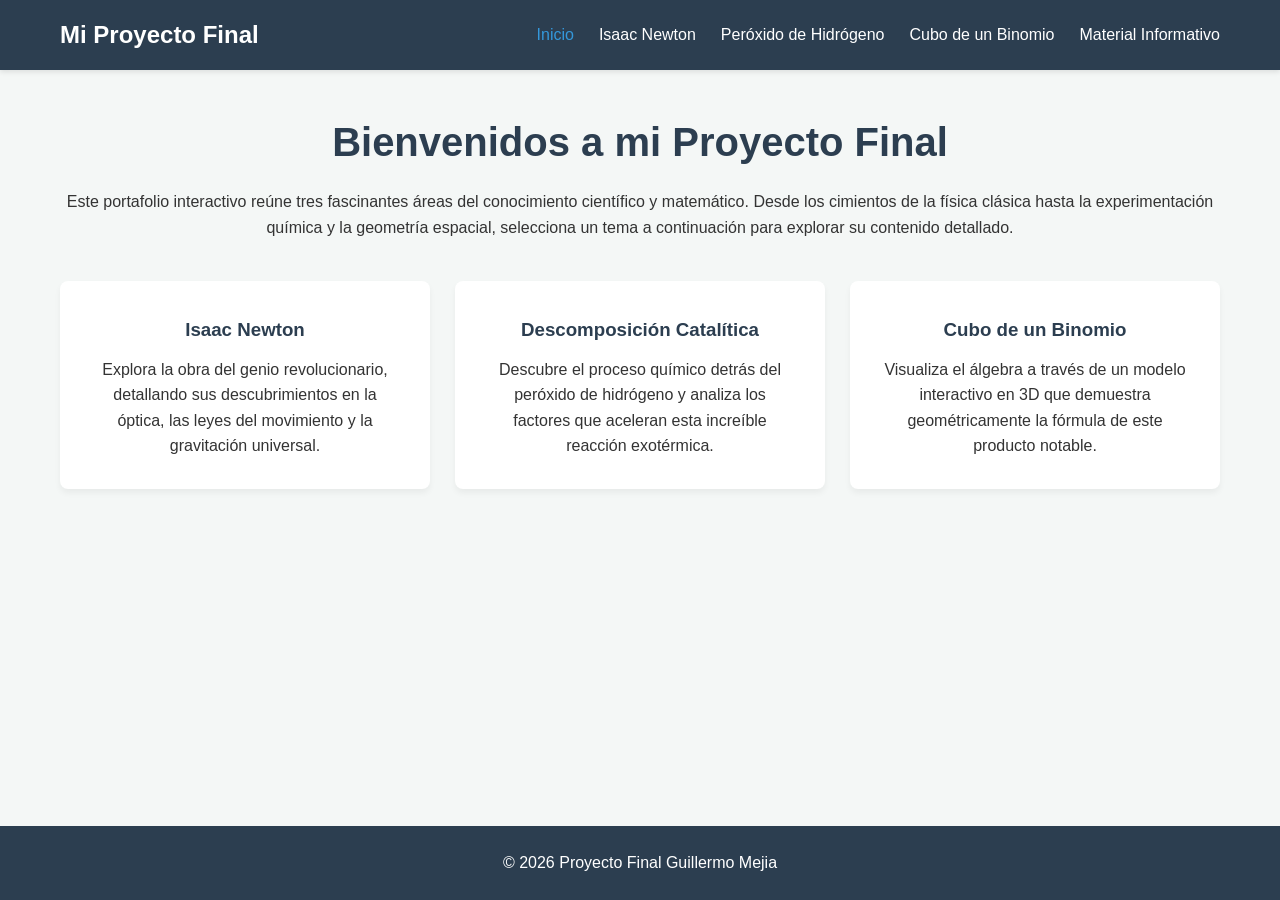
<file: index.html>
<!DOCTYPE html>
<html lang="es">
<head>
    <meta charset="UTF-8">
    <meta name="viewport" content="width=device-width, initial-scale=1.0" flex-wrap: wrap>
    <title>Proyecto Final</title>
    <link rel="stylesheet" href="style.css">
</head>
<body>
    <header>
        <nav>
            <div class="logo">Mi Proyecto Final</div>
            <ul class="nav-links">
                <li><a href="index.html" class="active">Inicio</a></li>
                <li><a href="newton.html">Isaac Newton</a></li>
                <li><a href="peroxido.html">Peróxido de Hidrógeno</a></li>
                <li><a href="binomio.html">Cubo de un Binomio</a></li>
                <li><a href="materiales.html">Material Informativo</a></li>
            </ul>
        </nav>
    </header>
    
    <main class="container">
        <section class="hero">
            <h1>Bienvenidos a mi Proyecto Final</h1>
            <p>Este portafolio interactivo reúne tres fascinantes áreas del conocimiento científico y matemático. Desde los cimientos de la física clásica hasta la experimentación química y la geometría espacial, selecciona un tema a continuación para explorar su contenido detallado.</p>
            
            <div class="cards-container">
                <a href="newton.html" class="card">
                    <h3>Isaac Newton</h3>
                    <p>Explora la obra del genio revolucionario, detallando sus descubrimientos en la óptica, las leyes del movimiento y la gravitación universal.</p>
                </a>
                <a href="peroxido.html" class="card">
                    <h3>Descomposición Catalítica</h3>
                    <p>Descubre el proceso químico detrás del peróxido de hidrógeno y analiza los factores que aceleran esta increíble reacción exotérmica.</p>
                </a>
                <a href="binomio.html" class="card">
                    <h3>Cubo de un Binomio</h3>
                    <p>Visualiza el álgebra a través de un modelo interactivo en 3D que demuestra geométricamente la fórmula de este producto notable.</p>
                </a>
            </div>
        </section>
    </main>

    <footer>
        <p>&copy; 2026 Proyecto Final Guillermo Mejia</p>
    </footer>
</body>
</html>
</file>
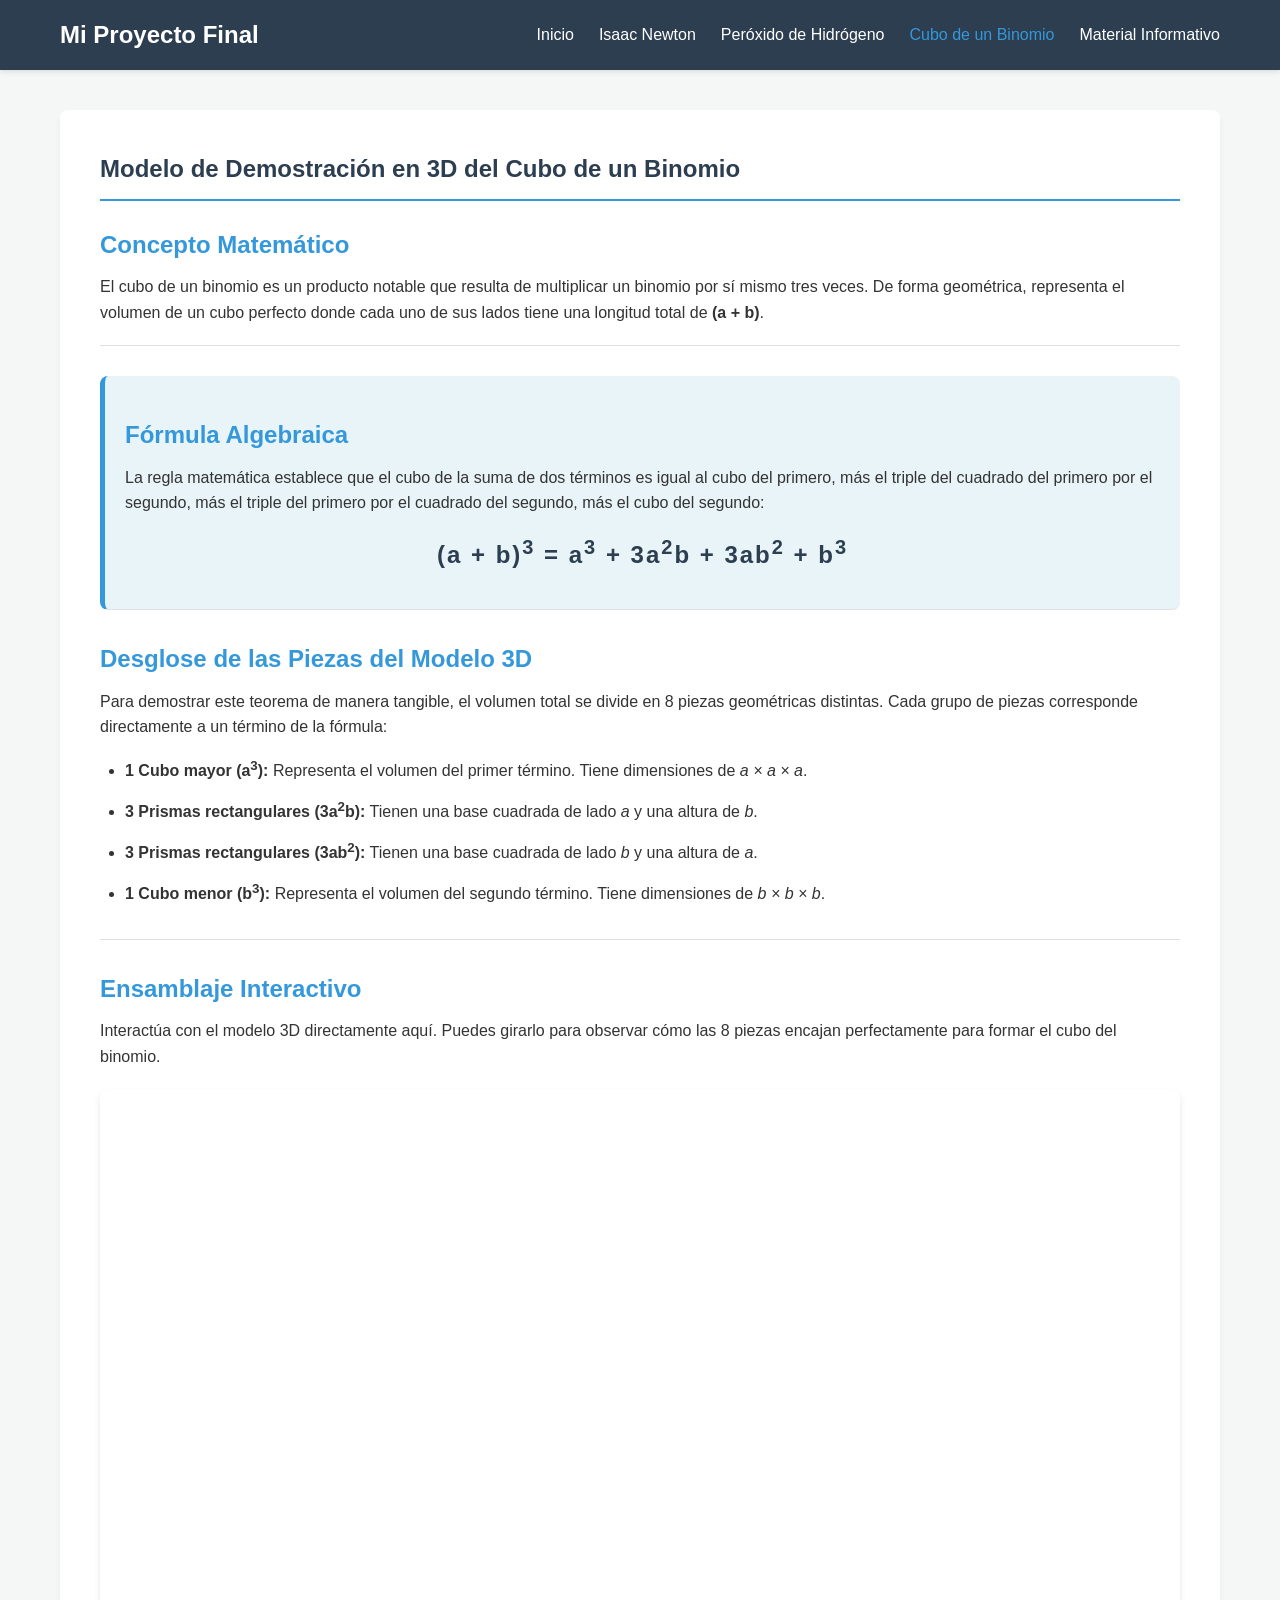
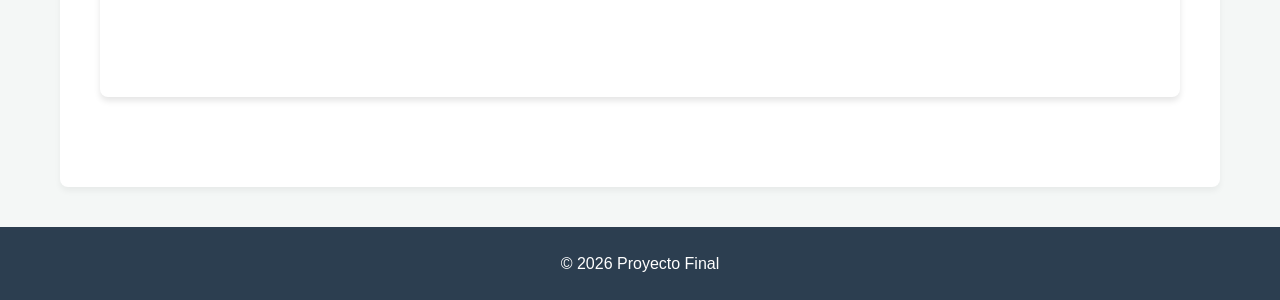
<file: binomio.html>
<!DOCTYPE html>
<html lang="es">
<head>
    <meta charset="UTF-8">
    <meta name="viewport" content="width=device-width, initial-scale=1.0" flex-wrap: wrap>
    <title>Cubo de un Binomio - Proyecto Final</title>
    <link rel="stylesheet" href="style.css">
</head>
<body>
    <header>
        <nav>
            <div class="logo">Mi Proyecto Final</div>
            <ul class="nav-links">
                <li><a href="index.html">Inicio</a></li>
                <li><a href="newton.html" >Isaac Newton</a></li>
                <li><a href="peroxido.html" >Peróxido de Hidrógeno</a></li>
                <li><a href="binomio.html" class="active">Cubo de un Binomio</a></li>
                <li><a href="materiales.html">Material Informativo</a></li>
            </ul>
        </nav>
    </header>
    
    <main class="container">
        <article class="content-box">
            <h1>Modelo de Demostración en 3D del Cubo de un Binomio</h1>
            
            <section class="topic-section">
                <h2>Concepto Matemático</h2>
                <p>El cubo de un binomio es un producto notable que resulta de multiplicar un binomio por sí mismo tres veces. De forma geométrica, representa el volumen de un cubo perfecto donde cada uno de sus lados tiene una longitud total de <strong>(a + b)</strong>.</p>
            </section>

            <section class="topic-section formula-box">
                <h2>Fórmula Algebraica</h2>
                <p>La regla matemática establece que el cubo de la suma de dos términos es igual al cubo del primero, más el triple del cuadrado del primero por el segundo, más el triple del primero por el cuadrado del segundo, más el cubo del segundo:</p>
                <div class="ecuacion">
                    (a + b)<sup>3</sup> = a<sup>3</sup> + 3a<sup>2</sup>b + 3ab<sup>2</sup> + b<sup>3</sup>
                </div>
            </section>

            <section class="topic-section">
                <h2>Desglose de las Piezas del Modelo 3D</h2>
                <p>Para demostrar este teorema de manera tangible, el volumen total se divide en 8 piezas geométricas distintas. Cada grupo de piezas corresponde directamente a un término de la fórmula:</p>
                <ul class="experiment-list">
                    <li><strong>1 Cubo mayor (a<sup>3</sup>):</strong> Representa el volumen del primer término. Tiene dimensiones de <em>a &times; a &times; a</em>.</li>
                    <li><strong>3 Prismas rectangulares (3a<sup>2</sup>b):</strong> Tienen una base cuadrada de lado <em>a</em> y una altura de <em>b</em>.</li>
                    <li><strong>3 Prismas rectangulares (3ab<sup>2</sup>):</strong> Tienen una base cuadrada de lado <em>b</em> y una altura de <em>a</em>.</li>
                    <li><strong>1 Cubo menor (b<sup>3</sup>):</strong> Representa el volumen del segundo término. Tiene dimensiones de <em>b &times; b &times; b</em>.</li>
                </ul>
            </section>

            <section class="topic-section">
                <h2>Ensamblaje Interactivo</h2>
                <p>Interactúa con el modelo 3D directamente aquí. Puedes girarlo para observar cómo las 8 piezas encajan perfectamente para formar el cubo del binomio.</p>
                
                <div class="geogebra-container">
                    <iframe scrolling="no" title="Copy of Cubo de binomio " src="https://www.geogebra.org/material/iframe/id/hYe84YDw/width/993/height/739/border/888888/sfsb/true/smb/false/stb/false/stbh/false/ai/false/asb/false/sri/true/rc/false/ld/false/sdz/true/ctl/false" width="993px" height="739px" style="border:0px;"> </iframe>
                    
                </div>
            </section>
        </article>
    </main>

    <footer>
        <p>&copy; 2026 Proyecto Final</p>
    </footer>
</body>
</html>
</file>
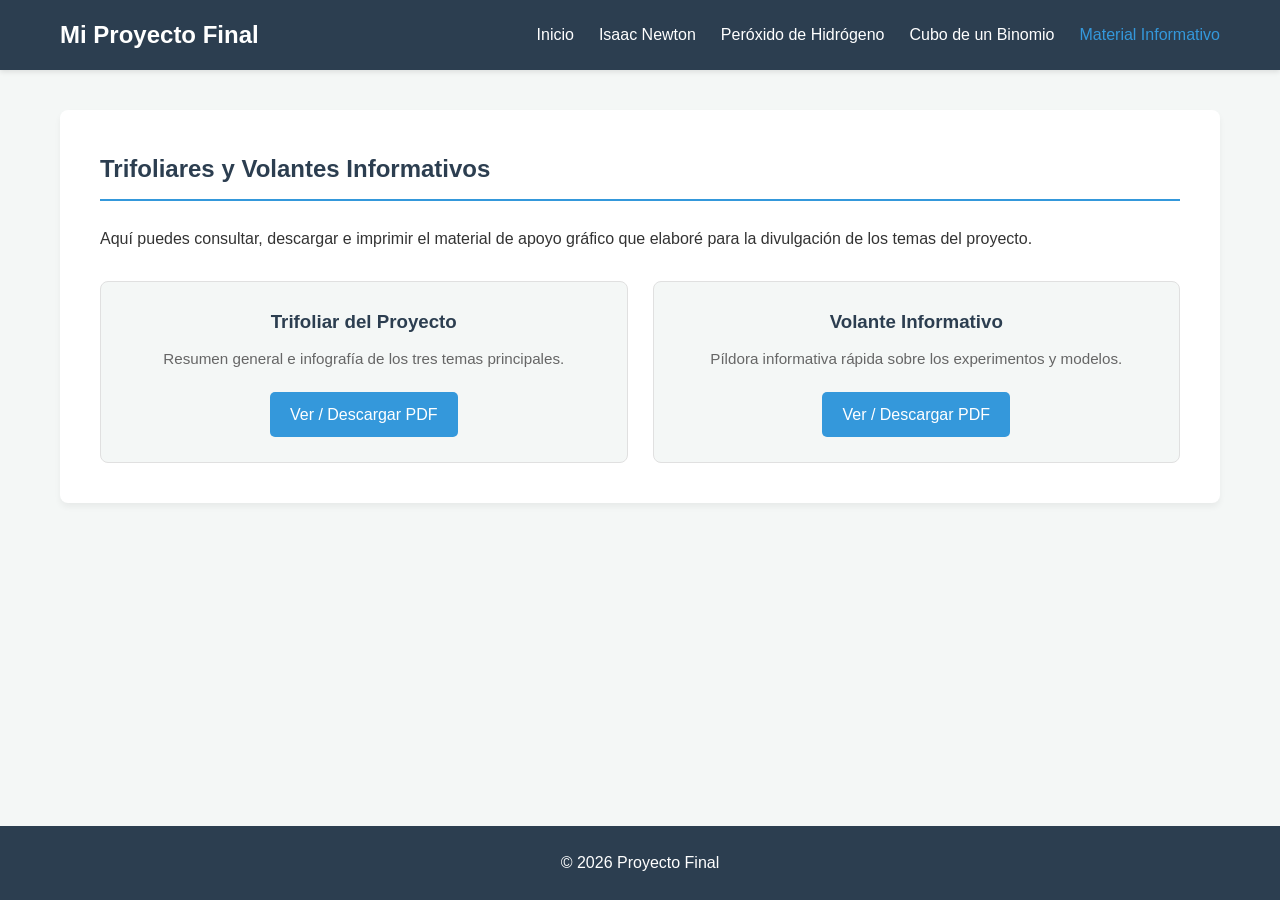
<file: materiales.html>
<!DOCTYPE html>
<html lang="es">
<head>
    <meta charset="UTF-8">
    <meta name="viewport" content="width=device-width, initial-scale=1.0">
    <title>Material Informativo - Proyecto Final</title>
    <link rel="stylesheet" href="style.css">
</head>
<body>
    <header>
        <nav>
            <div class="logo">Mi Proyecto Final</div>
            <ul class="nav-links">
                <li><a href="index.html">Inicio</a></li>
                <li><a href="newton.html">Isaac Newton</a></li>
                <li><a href="peroxido.html">Peróxido de Hidrógeno</a></li>
                <li><a href="binomio.html">Cubo de un Binomio</a></li>
                <li><a href="materiales.html" class="active">Material Informativo</a></li>
            </ul>
        </nav>
    </header>
    
    <main class="container">
        <article class="content-box">
            <h1>Trifoliares y Volantes Informativos</h1>
            <p>Aquí puedes consultar, descargar e imprimir el material de apoyo gráfico que elaboré para la divulgación de los temas del proyecto.</p>
            
            <div class="docs-grid">
                <!-- Tarjeta para el Trifoliar -->
                <div class="doc-card">
                    <h3>Trifoliar del Proyecto</h3>
                    <p>Resumen general e infografía de los tres temas principales.</p>
                    <a href="documentos/Trifoliar.pdf" target="_blank" class="btn-download">Ver / Descargar PDF</a>
                </div>

                <!-- Tarjeta para el Volante -->
                <div class="doc-card">
                    <h3>Volante Informativo</h3>
                    <p>Píldora informativa rápida sobre los experimentos y modelos.</p>
                    <a href="documentos/volante.pdf" target="_blank" class="btn-download">Ver / Descargar PDF</a>
                </div>
            </div>
        </article>
    </main>

    <footer>
        <p>&copy; 2026 Proyecto Final</p>
    </footer>
</body>
</html>
</file>
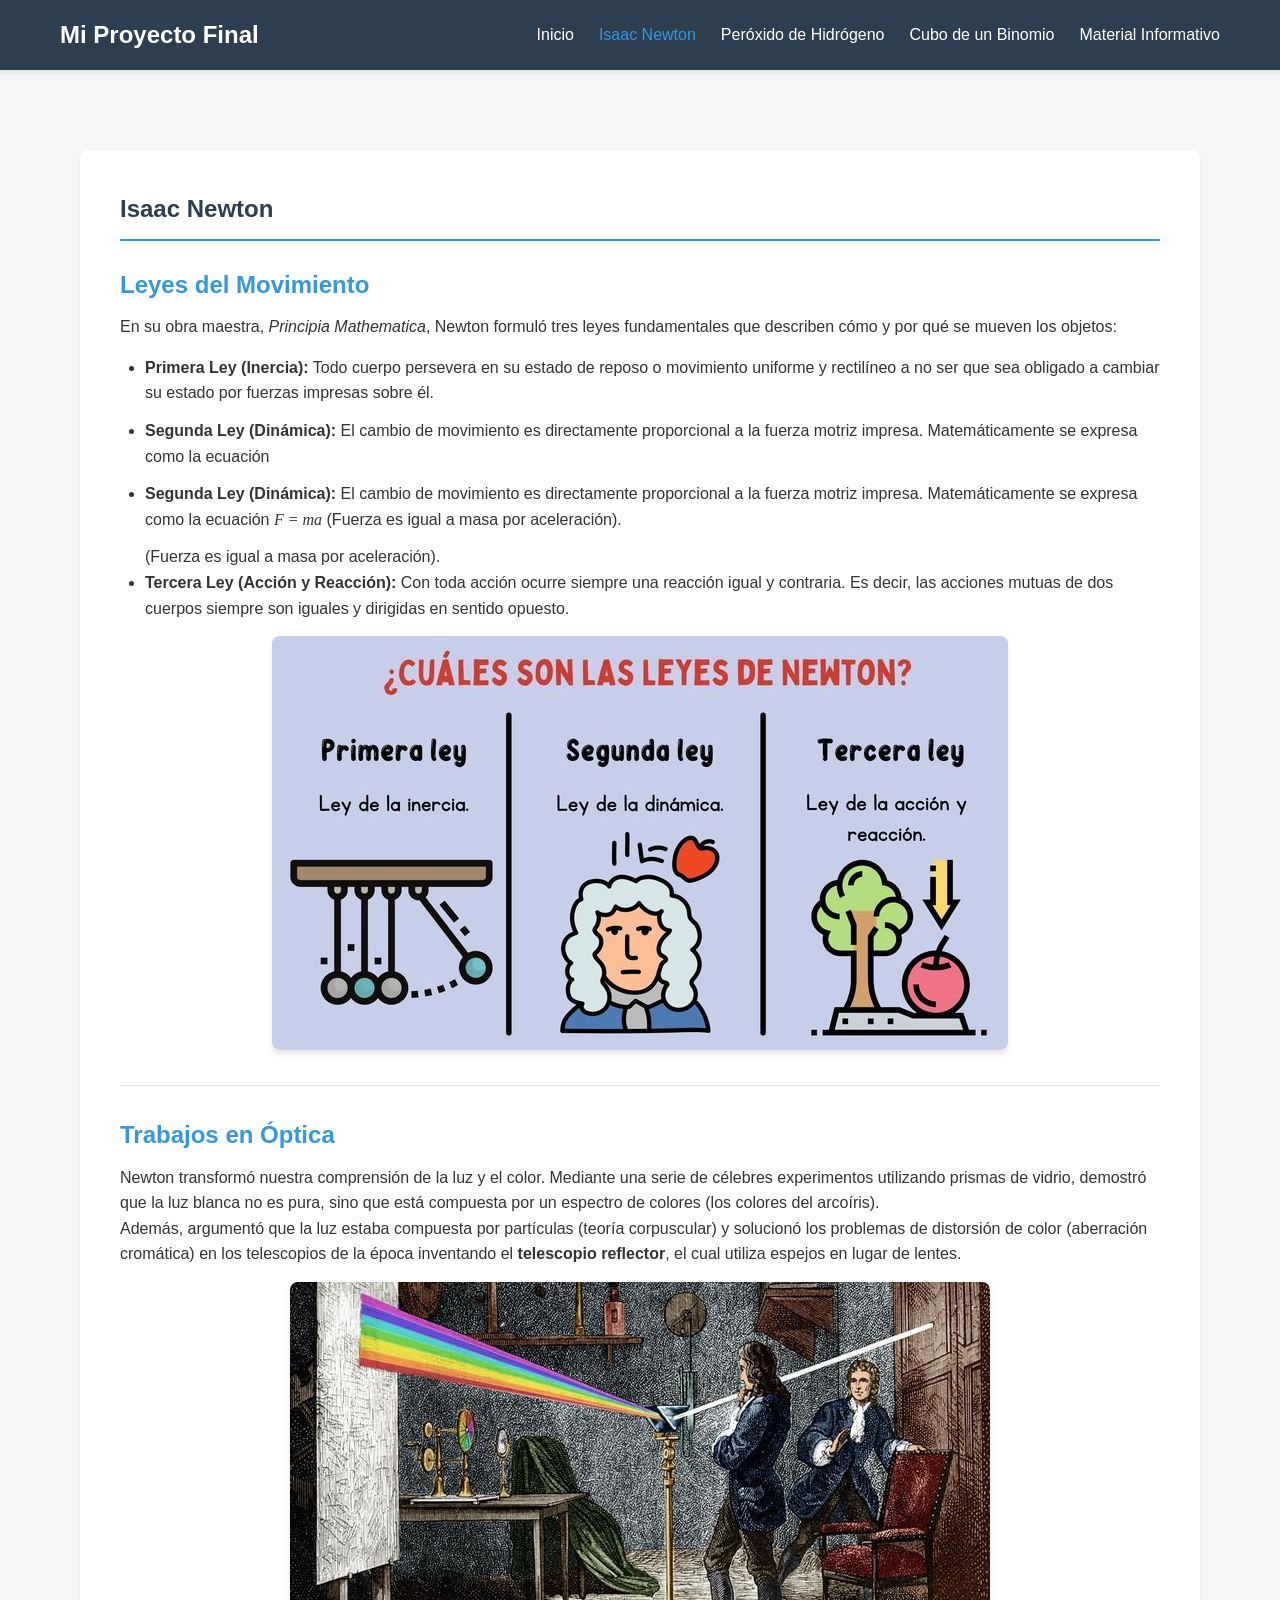
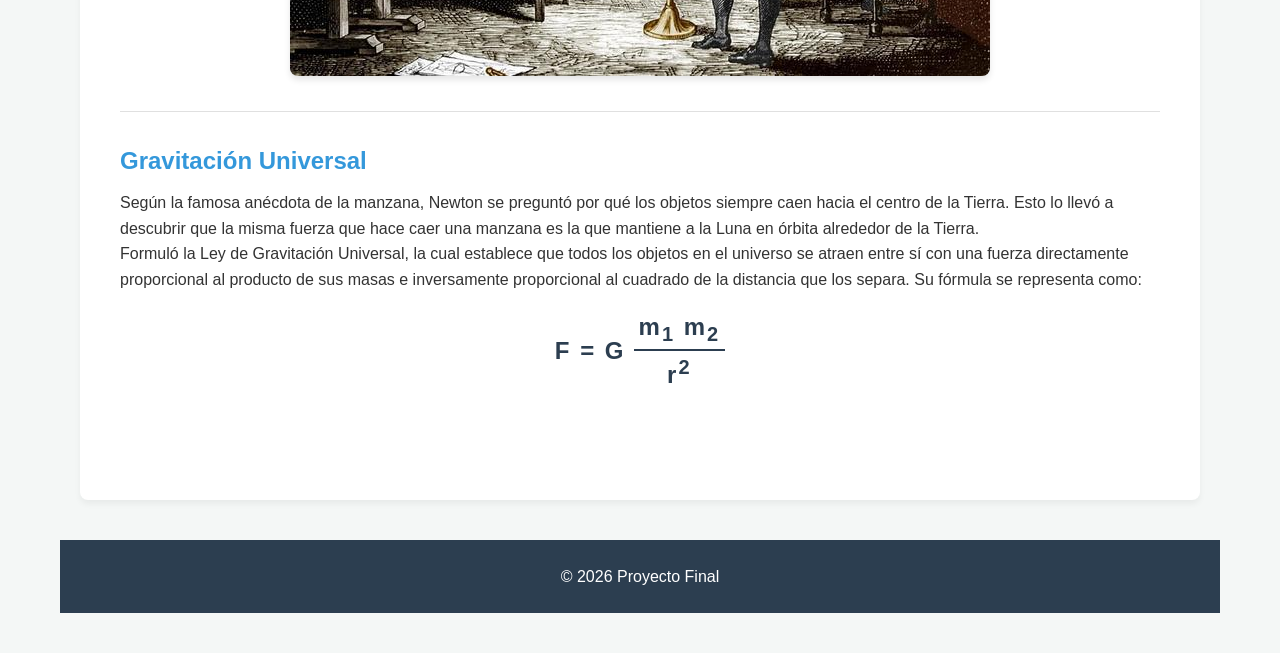
<file: newton.html>
<!DOCTYPE html>
<html lang="es">
<head>
    <meta charset="UTF-8">
    <meta name="viewport" content="width=device-width, initial-scale=1.0" flex-wrap: wrap>
    <title>Isaac Newton - Proyecto Final</title>
    <link rel="stylesheet" href="style.css">
</head>
<body>
    <header>
        <nav>
            <div class="logo">Mi Proyecto Final</div>
            <ul class="nav-links">
                <li><a href="index.html">Inicio</a></li>
                <li><a href="newton.html" class="active">Isaac Newton</a></li>
                <li><a href="peroxido.html">Peróxido de Hidrógeno</a></li>
                <li><a href="binomio.html">Cubo de un Binomio</a></li>
                <li><a href="materiales.html">Material Informativo</a></li>
            </ul>
        </nav>
    </header>
    
    <main class="container">
        <main class="container">
        <article class="content-box">
            <h1>Isaac Newton</h1>
            
            <section class="topic-section">
                <h2>Leyes del Movimiento</h2>
                <p>En su obra maestra, <em>Principia Mathematica</em>, Newton formuló tres leyes fundamentales que describen cómo y por qué se mueven los objetos:</p>
                <ul class="experiment-list">
                    <li><strong>Primera Ley (Inercia):</strong> Todo cuerpo persevera en su estado de reposo o movimiento uniforme y rectilíneo a no ser que sea obligado a cambiar su estado por fuerzas impresas sobre él.</li>
                    <li><strong>Segunda Ley (Dinámica):</strong> El cambio de movimiento es directamente proporcional a la fuerza motriz impresa. Matemáticamente se expresa como la ecuación <li><strong>Segunda Ley (Dinámica):</strong> El cambio de movimiento es directamente proporcional a la fuerza motriz impresa. Matemáticamente se expresa como la ecuación <em style="font-family: serif;">F = ma</em> (Fuerza es igual a masa por aceleración).</li> (Fuerza es igual a masa por aceleración).</li>
                    <li><strong>Tercera Ley (Acción y Reacción):</strong> Con toda acción ocurre siempre una reacción igual y contraria. Es decir, las acciones mutuas de dos cuerpos siempre son iguales y dirigidas en sentido opuesto.</li>
                </ul>
                
                
                <img src="img/newton-leyes.jpg" alt="Esquema de las Leyes de Newton" class="responsive-img">
            </section>

           <section class="topic-section">
                <h2>Trabajos en Óptica</h2>
                <p>Newton transformó nuestra comprensión de la luz y el color. Mediante una serie de célebres experimentos utilizando prismas de vidrio, demostró que la luz blanca no es pura, sino que está compuesta por un espectro de colores (los colores del arcoíris).</p>
                <p>Además, argumentó que la luz estaba compuesta por partículas (teoría corpuscular) y solucionó los problemas de distorsión de color (aberración cromática) en los telescopios de la época inventando el <strong>telescopio reflector</strong>, el cual utiliza espejos en lugar de lentes.</p>
                <img src="img/Newton-prisma.jpg" alt="Prisma de Newton" class="responsive-img">
            </section>

            <section class="topic-section">
                <h2>Gravitación Universal</h2>
                <p>Según la famosa anécdota de la manzana, Newton se preguntó por qué los objetos siempre caen hacia el centro de la Tierra. Esto lo llevó a descubrir que la misma fuerza que hace caer una manzana es la que mantiene a la Luna en órbita alrededor de la Tierra.</p>
                <p>Formuló la Ley de Gravitación Universal, la cual establece que todos los objetos en el universo se atraen entre sí con una fuerza directamente proporcional al producto de sus masas e inversamente proporcional al cuadrado de la distancia que los separa. Su fórmula se representa como:</p>
                <div class="ecuacion" style="display: flex; align-items: center; justify-content: center; gap: 8px;">
                    <span>F = G</span>
                    <span style="text-align: center;">
                        <span style="border-bottom: 2px solid var(--primary-color); display: block; padding: 0 5px;">m<sub>1</sub> m<sub>2</sub></span>
                        <span style="display: block;">r<sup>2</sup></span>
                    </span>
                </div>
            </section>
        </article>
    
    </main>

    <footer>
        <p>&copy; 2026 Proyecto Final</p>
    </footer>
</body>
</html>
</file>
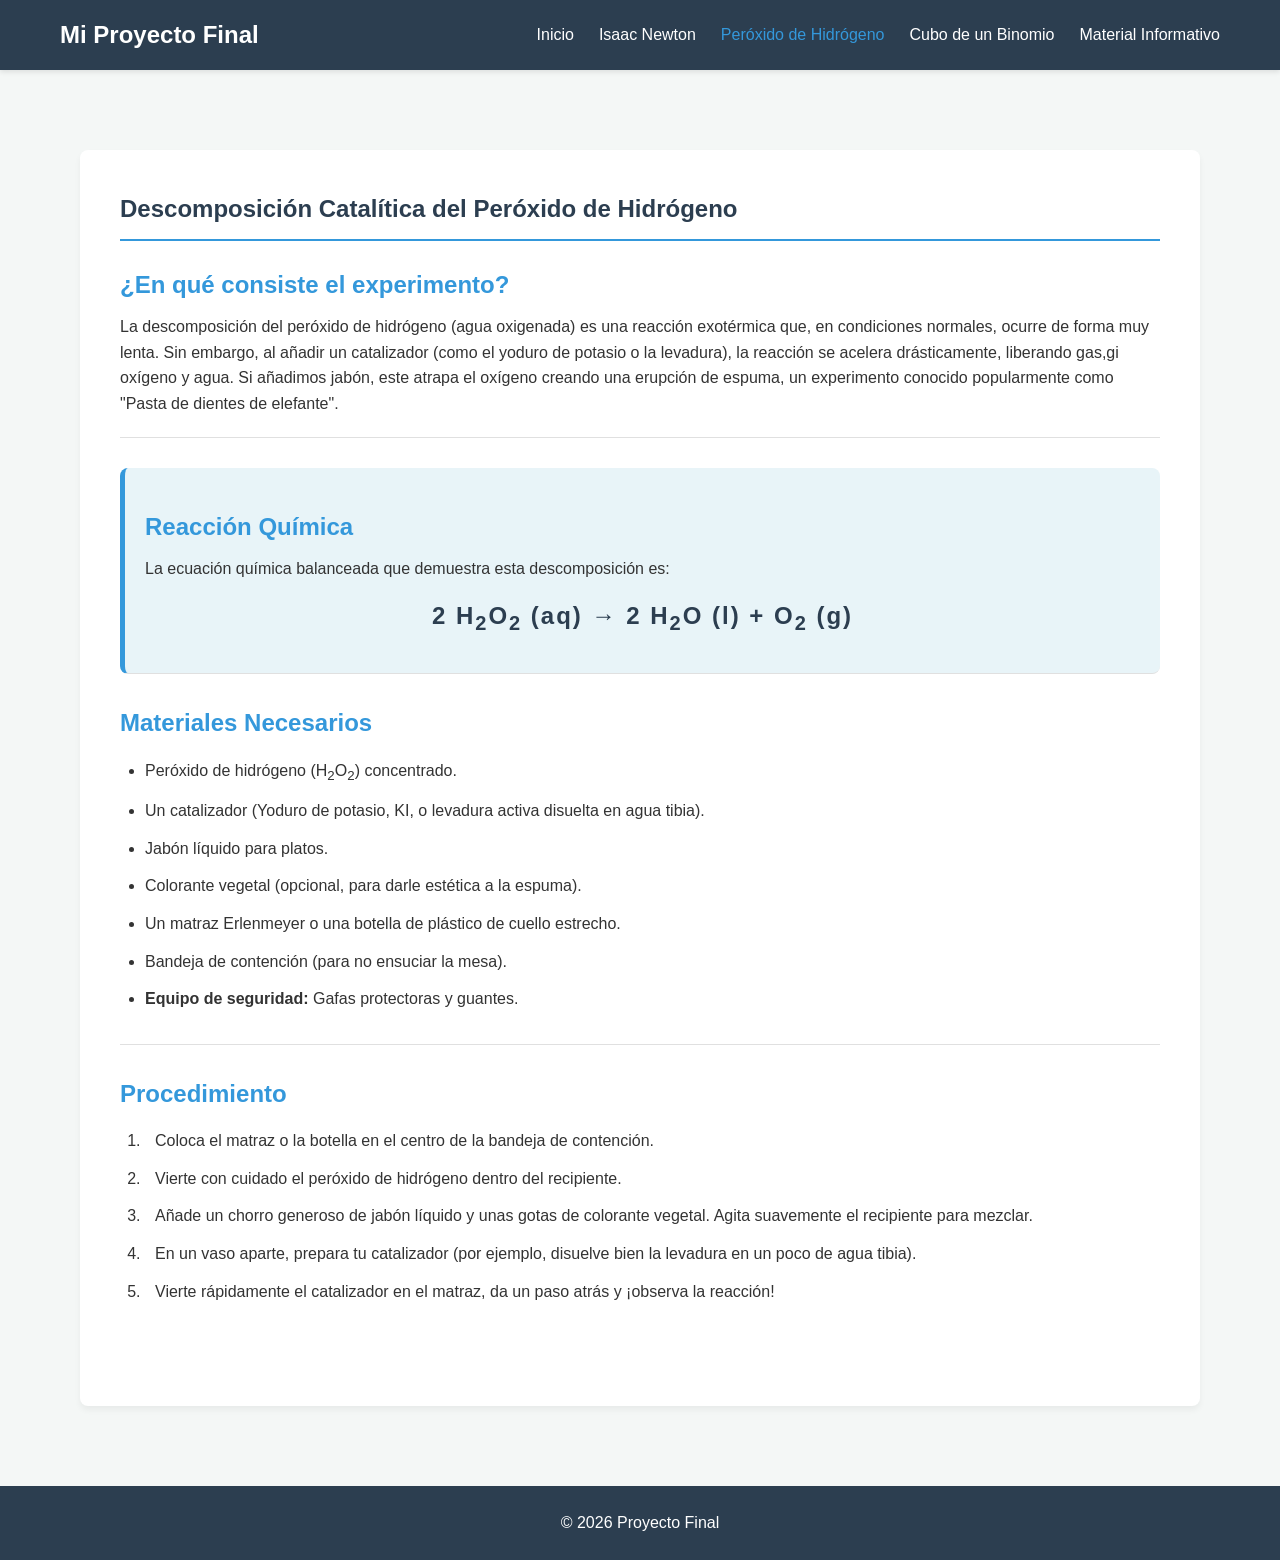
<file: peroxido.html>
<!DOCTYPE html>
<html lang="es">
<head>
    <meta charset="UTF-8">
    <meta name="viewport" content="width=device-width, initial-scale=1.0" flex-wrap: wrap>
    <title>Péroxido de Hidrogeno - Proyecto Final</title>
    <link rel="stylesheet" href="style.css">
</head>
<body>
    <header>
        <nav>
            <div class="logo">Mi Proyecto Final</div>
            <ul class="nav-links">
                <li><a href="index.html">Inicio</a></li>
                <li><a href="newton.html" >Isaac Newton</a></li>
                <li><a href="peroxido.html" class="active">Peróxido de Hidrógeno</a></li>
                <li><a href="binomio.html">Cubo de un Binomio</a></li>
                <li><a href="materiales.html">Material Informativo</a></li>
            </ul>
        </nav>
    </header>
    
    <main class="container">
        <main class="container">
        <article class="content-box">
            <h1>Descomposición Catalítica del Peróxido de Hidrógeno</h1>
            
            <section class="topic-section">
                <h2>¿En qué consiste el experimento?</h2>
                <p>La descomposición del peróxido de hidrógeno (agua oxigenada) es una reacción exotérmica que, en condiciones normales, ocurre de forma muy lenta. Sin embargo, al añadir un catalizador (como el yoduro de potasio o la levadura), la reacción se acelera drásticamente, liberando gas,gi oxígeno y agua. Si añadimos jabón, este atrapa el oxígeno creando una erupción de espuma, un experimento conocido popularmente como "Pasta de dientes de elefante".</p>
            </section>

            <section class="topic-section formula-box">
                <h2>Reacción Química</h2>
                <p>La ecuación química balanceada que demuestra esta descomposición es:</p>
                <div class="ecuacion">
                    2 H<sub>2</sub>O<sub>2</sub> (aq) &rarr; 2 H<sub>2</sub>O (l) + O<sub>2</sub> (g)
                </div>
            </section>

            <section class="topic-section">
                <h2>Materiales Necesarios</h2>
                <ul class="experiment-list">
                    <li>Peróxido de hidrógeno (H<sub>2</sub>O<sub>2</sub>) concentrado.</li>
                    <li>Un catalizador (Yoduro de potasio, KI, o levadura activa disuelta en agua tibia).</li>
                    <li>Jabón líquido para platos.</li>
                    <li>Colorante vegetal (opcional, para darle estética a la espuma).</li>
                    <li>Un matraz Erlenmeyer o una botella de plástico de cuello estrecho.</li>
                    <li>Bandeja de contención (para no ensuciar la mesa).</li>
                    <li><strong>Equipo de seguridad:</strong> Gafas protectoras y guantes.</li>
                </ul>
            </section>

            <section class="topic-section">
                <h2>Procedimiento</h2>
                <ol class="experiment-list procedure">
                    <li>Coloca el matraz o la botella en el centro de la bandeja de contención.</li>
                    <li>Vierte con cuidado el peróxido de hidrógeno dentro del recipiente.</li>
                    <li>Añade un chorro generoso de jabón líquido y unas gotas de colorante vegetal. Agita suavemente el recipiente para mezclar.</li>
                    <li>En un vaso aparte, prepara tu catalizador (por ejemplo, disuelve bien la levadura en un poco de agua tibia).</li>
                    <li>Vierte rápidamente el catalizador en el matraz, da un paso atrás y ¡observa la reacción!</li>
                </ol>
            </section>
        </article>
    </main>
    </main>

    <footer>
        <p>&copy; 2026 Proyecto Final</p>
    </footer>
</body>
</html>
</file>
<file: style.css>
/* Paleta de colores y variables */
:root {
    --primary-color: #2c3e50; /* Azul oscuro elegante */
    --secondary-color: #3498db; /* Azul claro para acentos */
    --background-color: #f4f7f6; /* Fondo gris muy claro */
    --text-color: #333333;
    --white: #ffffff;
}

/* Reset básico para evitar márgenes por defecto */
* {
    margin: 0;
    padding: 0;
    box-sizing: border-box;
    font-family: 'Segoe UI', Tahoma, Geneva, Verdana, sans-serif;
}

body {
    background-color: var(--background-color);
    color: var(--text-color);
    line-height: 1.6;
    display: flex;
    flex-direction: column;
    min-height: 100vh; /* Permite que el footer baje si hay poco contenido */
}

/* --- Navegación (Flexbox) --- */
header {
    background-color: var(--primary-color);
    padding: 1rem 0;
    box-shadow: 0 2px 5px rgba(0,0,0,0.1);
}

nav {
    display: flex;
    justify-content: space-between;
    align-items: center;
    max-width: 1200px;
    margin: 0 auto;
    padding: 0 20px;
}

.logo {
    color: var(--white);
    font-size: 1.5rem;
    font-weight: bold;
}

.nav-links {
    list-style: none;
    display: flex;
    gap: 25px;
}

.nav-links a {
    color: var(--white);
    text-decoration: none;
    font-weight: 500;
    transition: color 0.3s ease;
}

.nav-links a:hover, .nav-links a.active {
    color: var(--secondary-color);
}

/* --- Contenedor Principal --- */
main.container {
    flex: 1;
    max-width: 1200px;
    margin: 40px auto;
    padding: 0 20px;
    width: 100%;
}

.hero {
    text-align: center;
}

.hero h1 {
    font-size: 2.5rem;
    color: var(--primary-color);
    margin-bottom: 15px;
}

/* --- Tarjetas del Menú Principal --- */
.cards-container {
    display: flex;
    justify-content: center;
    gap: 25px;
    margin-top: 40px;
    flex-wrap: wrap;
}

.card {
    background-color: var(--white);
    padding: 30px;
    border-radius: 8px;
    flex: 1;
    min-width: 280px;
    text-decoration: none;
    color: var(--text-color);
    box-shadow: 0 4px 6px rgba(0,0,0,0.05);
    transition: transform 0.3s, box-shadow 0.3s;
    border-top: 4px solid transparent;
}

.card:hover {
    transform: translateY(-5px);
    box-shadow: 0 8px 15px rgba(0,0,0,0.1);
    border-top: 4px solid var(--secondary-color);
}

.card h3 {
    color: var(--primary-color);
    margin-bottom: 12px;
}

/* --- Estilos para las Subpáginas --- */
.content-box {
    background-color: var(--white);
    padding: 40px;
    border-radius: 8px;
    box-shadow: 0 4px 6px rgba(0,0,0,0.05);
}

.content-box h1 {
    color: var(--primary-color);
    border-bottom: 2px solid var(--secondary-color);
    padding-bottom: 10px;
    margin-bottom: 25px;
}

.content-box h2 {
    color: var(--secondary-color);
    margin-top: 20px;
    margin-bottom: 10px;
}


footer {
    background-color: var(--primary-color);
    color: var(--white);
    text-align: center;
    padding: 1.5rem 0;
    margin-top: auto;
}

@media (max-width: 768px) {
    nav {
        flex-direction: column;
        gap: 15px;
    }
    
    .nav-links {
        flex-direction: column;
        text-align: center;
        gap: 10px;
    }
    
    .hero h1 {
        font-size: 2rem;
    }
}
.topic-section {
    margin-bottom: 30px;
    padding-bottom: 20px;
    border-bottom: 1px solid #e0e0e0;
}

.topic-section:last-child {
    border-bottom: none;
}

/* --- Estilos específicos para el Experimento --- */
.formula-box {
    background-color: #e8f4f8; /* Un fondo azul muy suave y limpio */
    padding: 20px;
    border-radius: 8px;
    border-left: 5px solid var(--secondary-color); /* Línea decorativa a la izquierda */
}

.ecuacion {
    font-size: 1.5rem;
    font-weight: bold;
    text-align: center;
    color: var(--primary-color);
    margin: 15px 0;
    letter-spacing: 2px;
}

.experiment-list {
    margin-left: 25px;
    margin-top: 15px;
}

.experiment-list li {
    margin-bottom: 12px;
}

.procedure li {
    padding-left: 10px; /* Le da un poco de espacio al texto después del número */
}

/* --- Estilos para Imágenes --- */
.responsive-img {
    max-width: 100%; /* La imagen nunca se saldrá de la pantalla */
    height: auto;    /* Mantiene la proporción sin deformarse */
    border-radius: 8px; /* Bordes redondeados estéticos */
    margin: 15px 0;
    box-shadow: 0 4px 6px rgba(0,0,0,0.1);
    display: block; /* Centra la imagen */
    margin-left: auto;
    margin-right: auto;
}

/* --- Estilos para incrustar GeoGebra responsivo --- */
.geogebra-container {
    position: relative;
    width: 100%;
    overflow: hidden;
    padding-top: 56.25%; /* Crea una proporción perfecta (16:9) */
    border-radius: 8px;
    box-shadow: 0 4px 6px rgba(0,0,0,0.1);
    margin-top: 20px;
}

.geogebra-container iframe {
    position: absolute;
    top: 0;
    left: 0;
    width: 100%;
    height: 100%;
    border: 0;
}

/* --- Estilos para la sección de documentos --- */
.docs-grid {
    display: flex;
    gap: 25px;
    margin-top: 30px;
    flex-wrap: wrap;
}

.doc-card {
    background-color: var(--background-color);
    border: 1px solid #e0e0e0;
    padding: 25px;
    border-radius: 8px;
    flex: 1;
    min-width: 280px;
    text-align: center;
    transition: transform 0.3s, box-shadow 0.3s;
}

.doc-card:hover {
    transform: translateY(-5px);
    box-shadow: 0 6px 12px rgba(0,0,0,0.1);
}

.doc-card h3 {
    color: var(--primary-color);
    margin-bottom: 10px;
}

.doc-card p {
    font-size: 0.95rem;
    color: #666;
    margin-bottom: 20px;
}

.btn-download {
    display: inline-block;
    background-color: var(--secondary-color);
    color: var(--white);
    padding: 10px 20px;
    border-radius: 5px;
    text-decoration: none;
    font-weight: 500;
    transition: background-color 0.3s;
}

.btn-download:hover {
    background-color: #2980b9;
}
</file>
